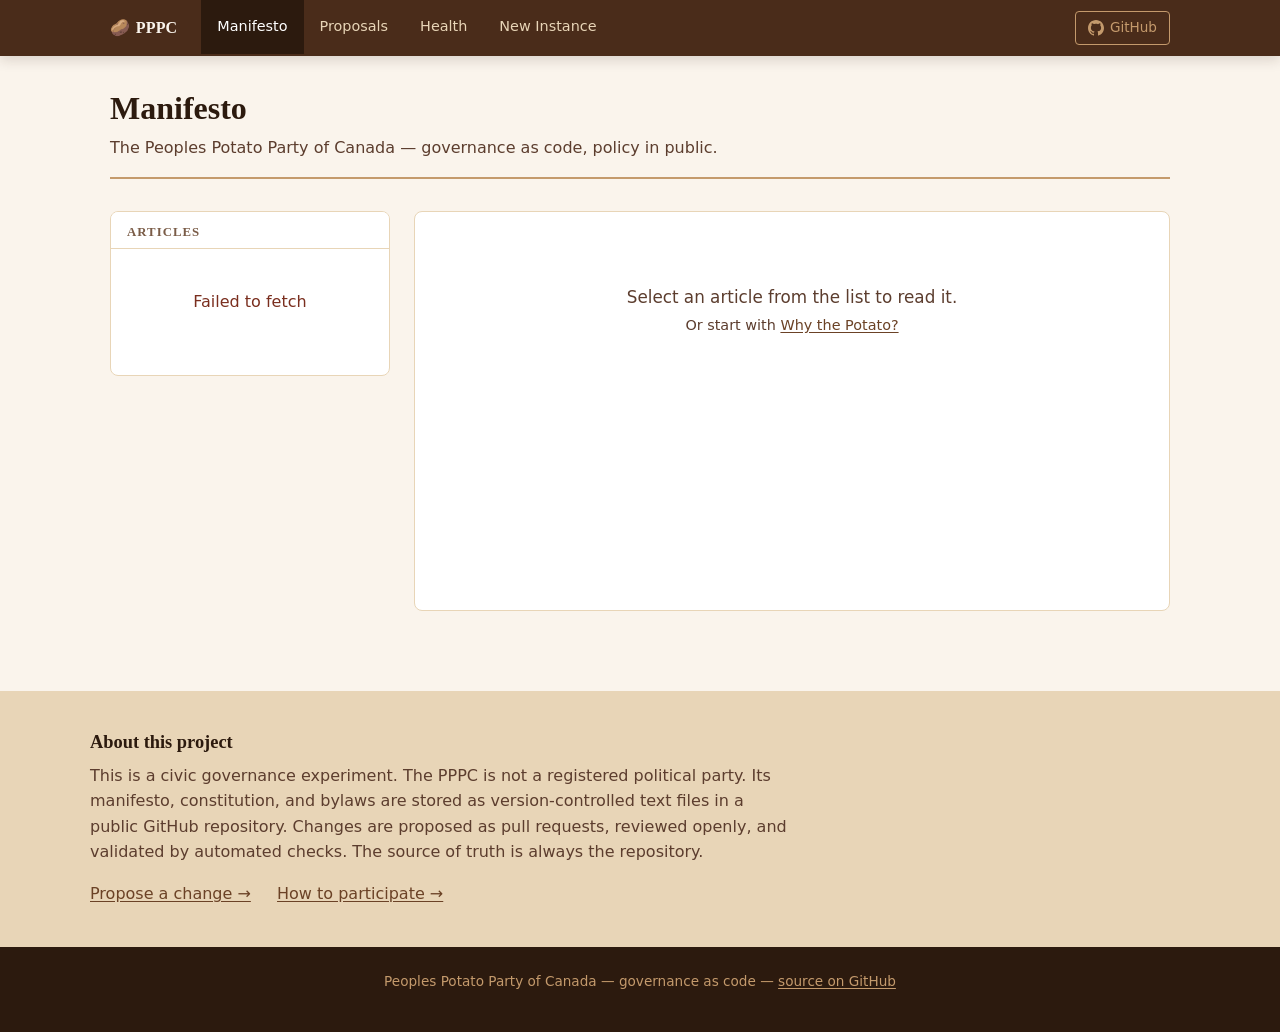
<file: site/index.html>
<!DOCTYPE html>
<html lang="en">
<head>
  <meta charset="UTF-8">
  <meta name="viewport" content="width=device-width, initial-scale=1.0">
  <meta name="description" content="Read the Peoples Potato Party of Canada manifesto — a governance-as-code experiment in open, transparent, evidence-based politics.">
  <title>Manifesto — Peoples Potato Party of Canada</title>
  <link rel="stylesheet" href="./css/main.css">
</head>
<body>

<nav class="site-nav" aria-label="Main navigation">
  <div class="nav-inner">
    <a href="./index.html" class="nav-brand">
      <span class="potato-icon" aria-hidden="true">🥔</span>PPPC
    </a>
    <ul class="nav-links" role="list">
      <li><a href="./index.html" class="active">Manifesto</a></li>
      <li><a href="./proposals.html">Proposals</a></li>
      <li><a href="./dashboard.html">Health</a></li>
      <li><a href="./new-instance.html">New Instance</a></li>
    </ul>
    <div class="nav-github">
      <a href="https://github.com/pancakesaregood/potato" target="_blank" rel="noopener">
        <svg width="16" height="16" viewBox="0 0 24 24" fill="currentColor" aria-hidden="true">
          <path d="M12 0C5.37 0 0 5.37 0 12c0 5.3 3.438 9.8 8.205 11.387.6.113.82-.258.82-.577v-2.165c-3.338.726-4.042-1.61-4.042-1.61-.546-1.387-1.333-1.756-1.333-1.756-1.09-.745.083-.729.083-.729 1.205.085 1.84 1.237 1.84 1.237 1.07 1.834 2.807 1.304 3.492.997.108-.775.418-1.305.762-1.605-2.665-.305-5.467-1.334-5.467-5.931 0-1.31.469-2.381 1.236-3.221-.124-.303-.535-1.524.117-3.176 0 0 1.008-.322 3.3 1.23A11.51 11.51 0 0 1 12 5.803c1.02.005 2.047.138 3.006.404 2.29-1.552 3.297-1.23 3.297-1.23.653 1.653.242 2.874.118 3.176.77.84 1.235 1.911 1.235 3.221 0 4.609-2.807 5.624-5.479 5.921.43.372.823 1.102.823 2.222v3.293c0 .322.218.694.825.576C20.565 21.796 24 17.3 24 12c0-6.63-5.37-12-12-12z"/>
        </svg>
        GitHub
      </a>
    </div>
  </div>
</nav>

<main>
  <div class="page-wrap">
    <div class="page-header">
      <h1>Manifesto</h1>
      <p>The Peoples Potato Party of Canada — governance as code, policy in public.</p>
    </div>

    <div class="two-col" id="manifesto-layout">
      <!-- Left panel: article list -->
      <aside class="article-list-panel" aria-label="Article list">
        <h2>Articles</h2>
        <nav aria-label="Manifesto articles">
          <ul class="article-list" id="article-list" role="list">
            <li><div class="state-loading"><div class="spinner"></div></div></li>
          </ul>
        </nav>
      </aside>

      <!-- Right panel: article content -->
      <article class="article-panel" id="article-panel" aria-live="polite" aria-busy="false">
        <div class="state-empty" id="article-welcome">
          <p style="font-size:1.05rem; color:var(--text-secondary);">
            Select an article from the list to read it.<br>
            <span style="font-size:0.9rem;">Or start with
            <a href="#" data-article="why_the_potato.md">Why the Potato?</a></span>
          </p>
        </div>
        <div id="article-content" hidden></div>
      </article>
    </div>
  </div>

  <!-- About section at the bottom -->
  <section style="background: var(--cream-dark); padding: 2.5rem 1.25rem; margin-top: 3rem;">
    <div style="max-width: var(--max-width); margin: 0 auto;">
      <h2 style="margin-top:0; font-size:1.15rem;">About this project</h2>
      <p style="color:var(--text-secondary); max-width:700px;">
        This is a civic governance experiment. The PPPC is not a registered
        political party. Its manifesto, constitution, and bylaws are stored
        as version-controlled text files in a public GitHub repository.
        Changes are proposed as pull requests, reviewed openly, and validated
        by automated checks. The source of truth is always the repository.
      </p>
      <p style="margin-bottom:0;">
        <a href="./proposals.html">Propose a change →</a>
        &emsp;
        <a href="https://github.com/pancakesaregood/potato/blob/main/docs/how_to_participate.md" target="_blank" rel="noopener">How to participate →</a>
      </p>
    </div>
  </section>
</main>

<footer class="site-footer">
  <p>
    Peoples Potato Party of Canada &mdash; governance as code &mdash;
    <a href="https://github.com/pancakesaregood/potato" target="_blank" rel="noopener">source on GitHub</a>
  </p>
</footer>

<script type="module" src="./js/manifesto.js"></script>
</body>
</html>
</file>
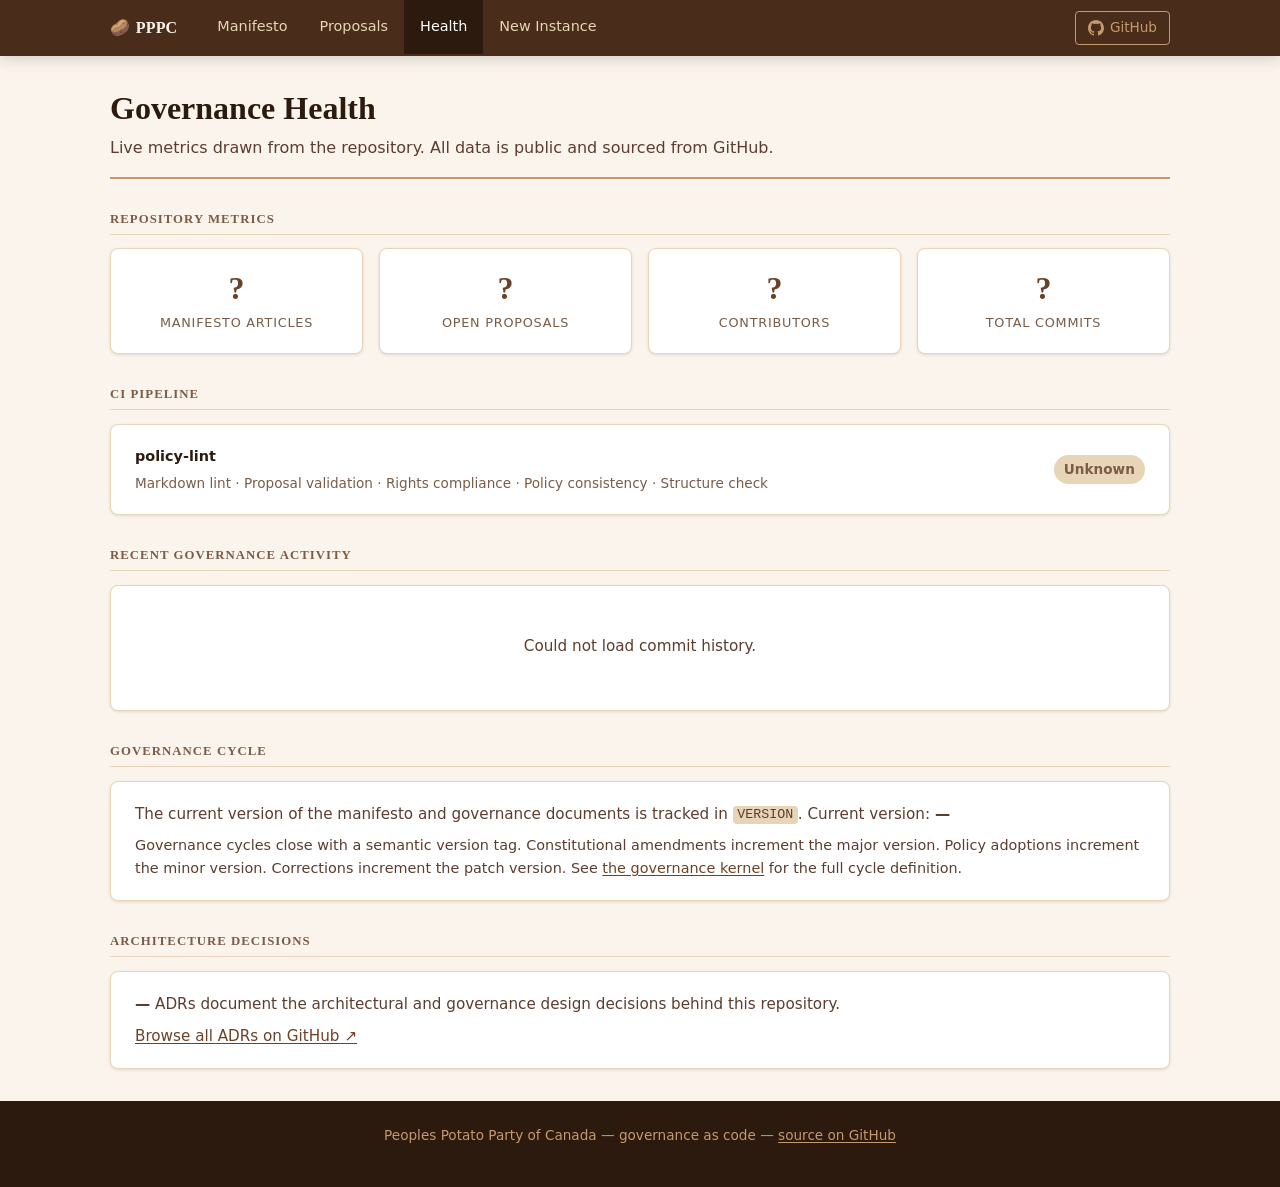
<file: site/dashboard.html>
<!DOCTYPE html>
<html lang="en">
<head>
  <meta charset="UTF-8">
  <meta name="viewport" content="width=device-width, initial-scale=1.0">
  <meta name="description" content="Governance health dashboard — live metrics from the PPPC repository.">
  <title>Governance Health — Peoples Potato Party of Canada</title>
  <link rel="stylesheet" href="./css/main.css">
</head>
<body>

<nav class="site-nav" aria-label="Main navigation">
  <div class="nav-inner">
    <a href="./index.html" class="nav-brand">
      <span class="potato-icon" aria-hidden="true">🥔</span>PPPC
    </a>
    <ul class="nav-links" role="list">
      <li><a href="./index.html">Manifesto</a></li>
      <li><a href="./proposals.html">Proposals</a></li>
      <li><a href="./dashboard.html" class="active">Health</a></li>
      <li><a href="./new-instance.html">New Instance</a></li>
    </ul>
    <div class="nav-github">
      <a href="https://github.com/pancakesaregood/potato" target="_blank" rel="noopener">
        <svg width="16" height="16" viewBox="0 0 24 24" fill="currentColor" aria-hidden="true">
          <path d="M12 0C5.37 0 0 5.37 0 12c0 5.3 3.438 9.8 8.205 11.387.6.113.82-.258.82-.577v-2.165c-3.338.726-4.042-1.61-4.042-1.61-.546-1.387-1.333-1.756-1.333-1.756-1.09-.745.083-.729.083-.729 1.205.085 1.84 1.237 1.84 1.237 1.07 1.834 2.807 1.304 3.492.997.108-.775.418-1.305.762-1.605-2.665-.305-5.467-1.334-5.467-5.931 0-1.31.469-2.381 1.236-3.221-.124-.303-.535-1.524.117-3.176 0 0 1.008-.322 3.3 1.23A11.51 11.51 0 0 1 12 5.803c1.02.005 2.047.138 3.006.404 2.29-1.552 3.297-1.23 3.297-1.23.653 1.653.242 2.874.118 3.176.77.84 1.235 1.911 1.235 3.221 0 4.609-2.807 5.624-5.479 5.921.43.372.823 1.102.823 2.222v3.293c0 .322.218.694.825.576C20.565 21.796 24 17.3 24 12c0-6.63-5.37-12-12-12z"/>
        </svg>
        GitHub
      </a>
    </div>
  </div>
</nav>

<main>
  <div class="page-wrap">
    <div class="page-header">
      <h1>Governance Health</h1>
      <p>Live metrics drawn from the repository. All data is public and sourced from GitHub.</p>
    </div>

    <!-- Key stats -->
    <section aria-labelledby="stats-heading">
      <h2 class="section-heading" id="stats-heading">Repository metrics</h2>
      <div class="stats-grid" id="stats-grid">
        <div class="stat-card">
          <span class="stat-value" id="stat-articles">—</span>
          <span class="stat-label">Manifesto articles</span>
        </div>
        <div class="stat-card">
          <span class="stat-value" id="stat-prs">—</span>
          <span class="stat-label">Open proposals</span>
        </div>
        <div class="stat-card">
          <span class="stat-value" id="stat-contributors">—</span>
          <span class="stat-label">Contributors</span>
        </div>
        <div class="stat-card">
          <span class="stat-value" id="stat-commits">—</span>
          <span class="stat-label">Total commits</span>
        </div>
      </div>
    </section>

    <!-- Pipeline status -->
    <section aria-labelledby="pipeline-heading" style="margin-top: 2rem;">
      <h2 class="section-heading" id="pipeline-heading">CI pipeline</h2>
      <div class="card" style="display:flex; align-items:center; gap:1rem; flex-wrap:wrap;">
        <div>
          <div style="font-size:0.9rem; font-weight:600; margin-bottom:0.3rem;">policy-lint</div>
          <div style="font-size:0.85rem; color:var(--text-muted);">
            Markdown lint · Proposal validation · Rights compliance · Policy consistency · Structure check
          </div>
        </div>
        <div id="pipeline-status" style="margin-left:auto;">
          <span class="pipeline-badge pipeline-unknown">Checking…</span>
        </div>
      </div>
    </section>

    <!-- Recent commits -->
    <section aria-labelledby="commits-heading" style="margin-top: 2rem;">
      <h2 class="section-heading" id="commits-heading">Recent governance activity</h2>
      <div class="card" style="padding:0.5rem 1.25rem;">
        <ul class="commit-list" id="commit-list" role="list">
          <li><div class="state-loading"><div class="spinner"></div></div></li>
        </ul>
      </div>
    </section>

    <!-- Governance cycle -->
    <section aria-labelledby="cycle-heading" style="margin-top: 2rem;">
      <h2 class="section-heading" id="cycle-heading">Governance cycle</h2>
      <div class="card">
        <p style="margin-bottom:0.5rem;">
          The current version of the manifesto and governance documents is
          tracked in <code>VERSION</code>.
          Current version: <strong id="repo-version">—</strong>
        </p>
        <p style="color:var(--text-secondary); font-size:0.9rem; margin-bottom:0;">
          Governance cycles close with a semantic version tag. Constitutional
          amendments increment the major version. Policy adoptions increment
          the minor version. Corrections increment the patch version.
          See <a href="https://github.com/pancakesaregood/potato/blob/main/core/governance_kernel.md"
                 target="_blank" rel="noopener">the governance kernel</a> for the full cycle definition.
        </p>
      </div>
    </section>

    <!-- ADR count -->
    <section aria-labelledby="adr-heading" style="margin-top: 2rem;">
      <h2 class="section-heading" id="adr-heading">Architecture decisions</h2>
      <div class="card">
        <p style="margin-bottom:0.5rem;">
          <strong id="adr-count">—</strong> ADRs document the architectural and governance design decisions behind this repository.
        </p>
        <p style="margin-bottom:0;">
          <a href="https://github.com/pancakesaregood/potato/tree/main/docs/adr"
             target="_blank" rel="noopener">Browse all ADRs on GitHub ↗</a>
        </p>
      </div>
    </section>
  </div>
</main>

<footer class="site-footer">
  <p>
    Peoples Potato Party of Canada &mdash; governance as code &mdash;
    <a href="https://github.com/pancakesaregood/potato" target="_blank" rel="noopener">source on GitHub</a>
  </p>
</footer>

<script type="module" src="./js/dashboard.js"></script>
</body>
</html>
</file>
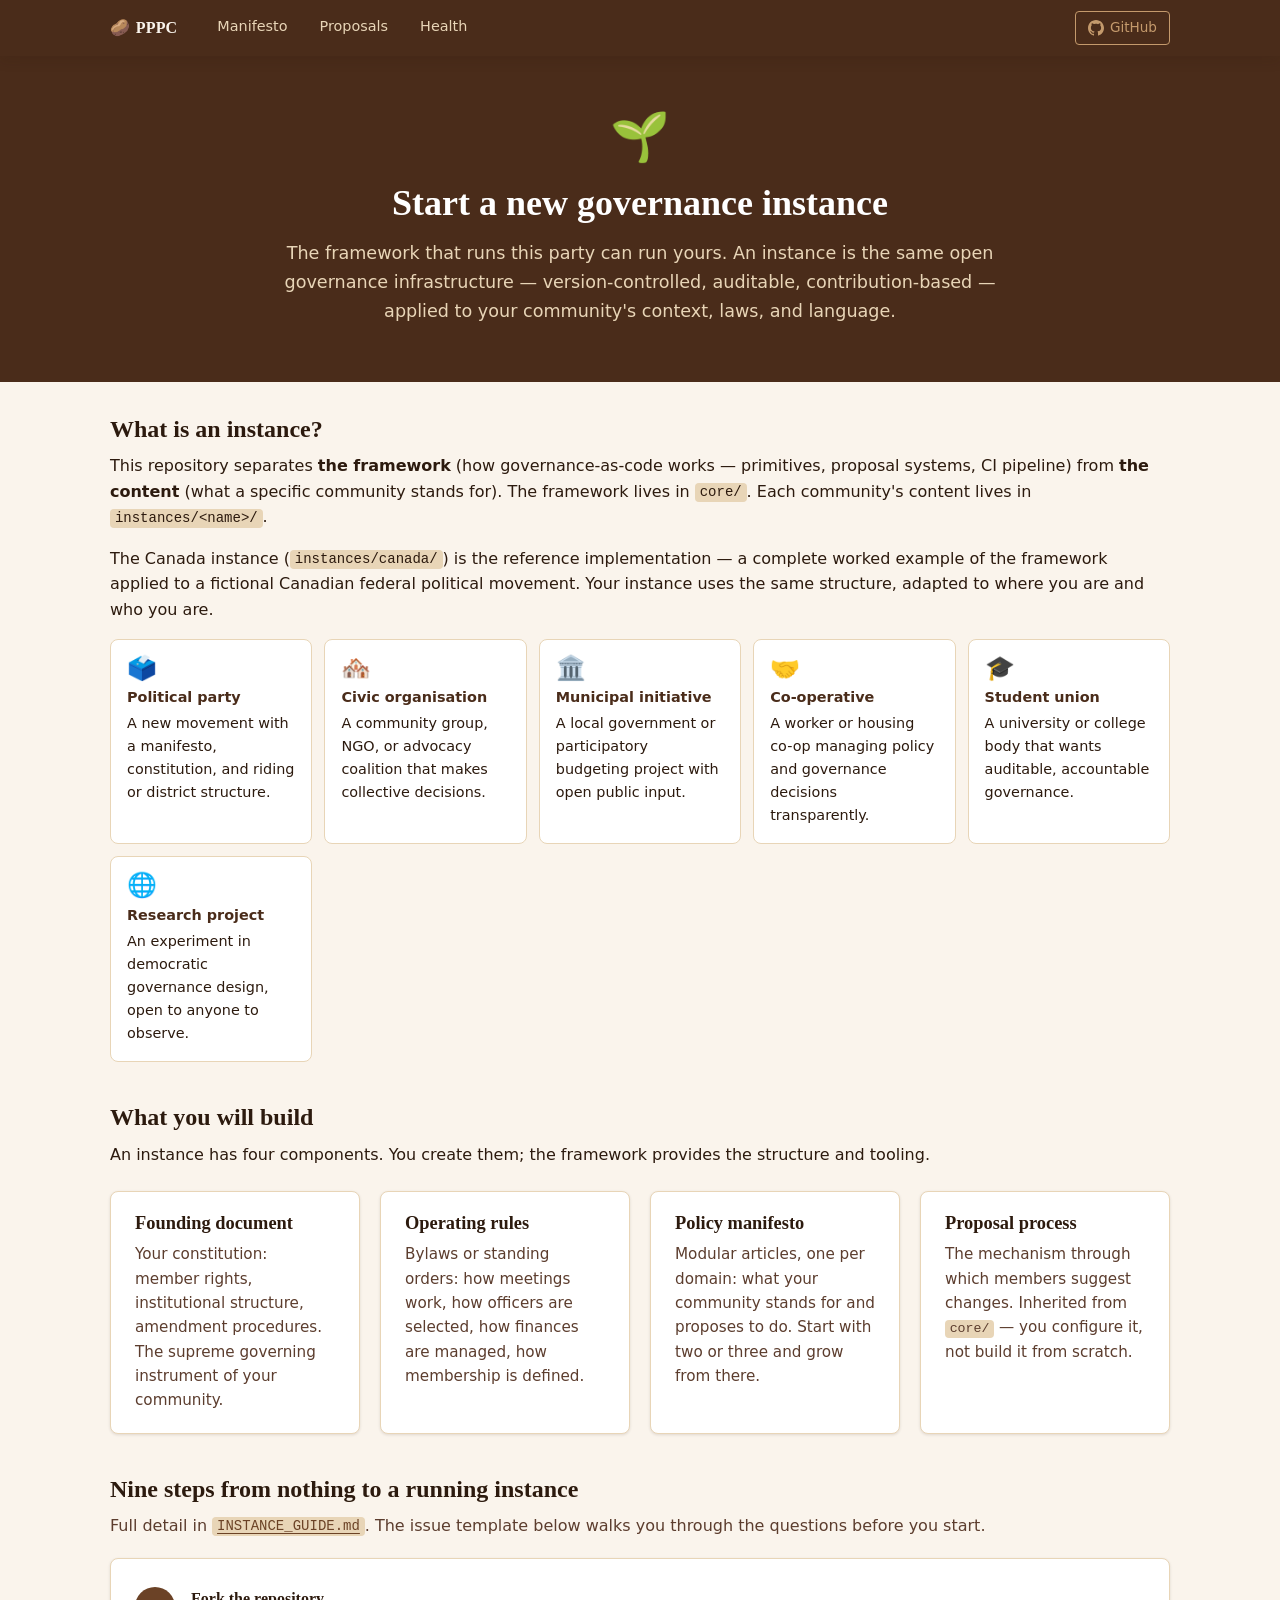
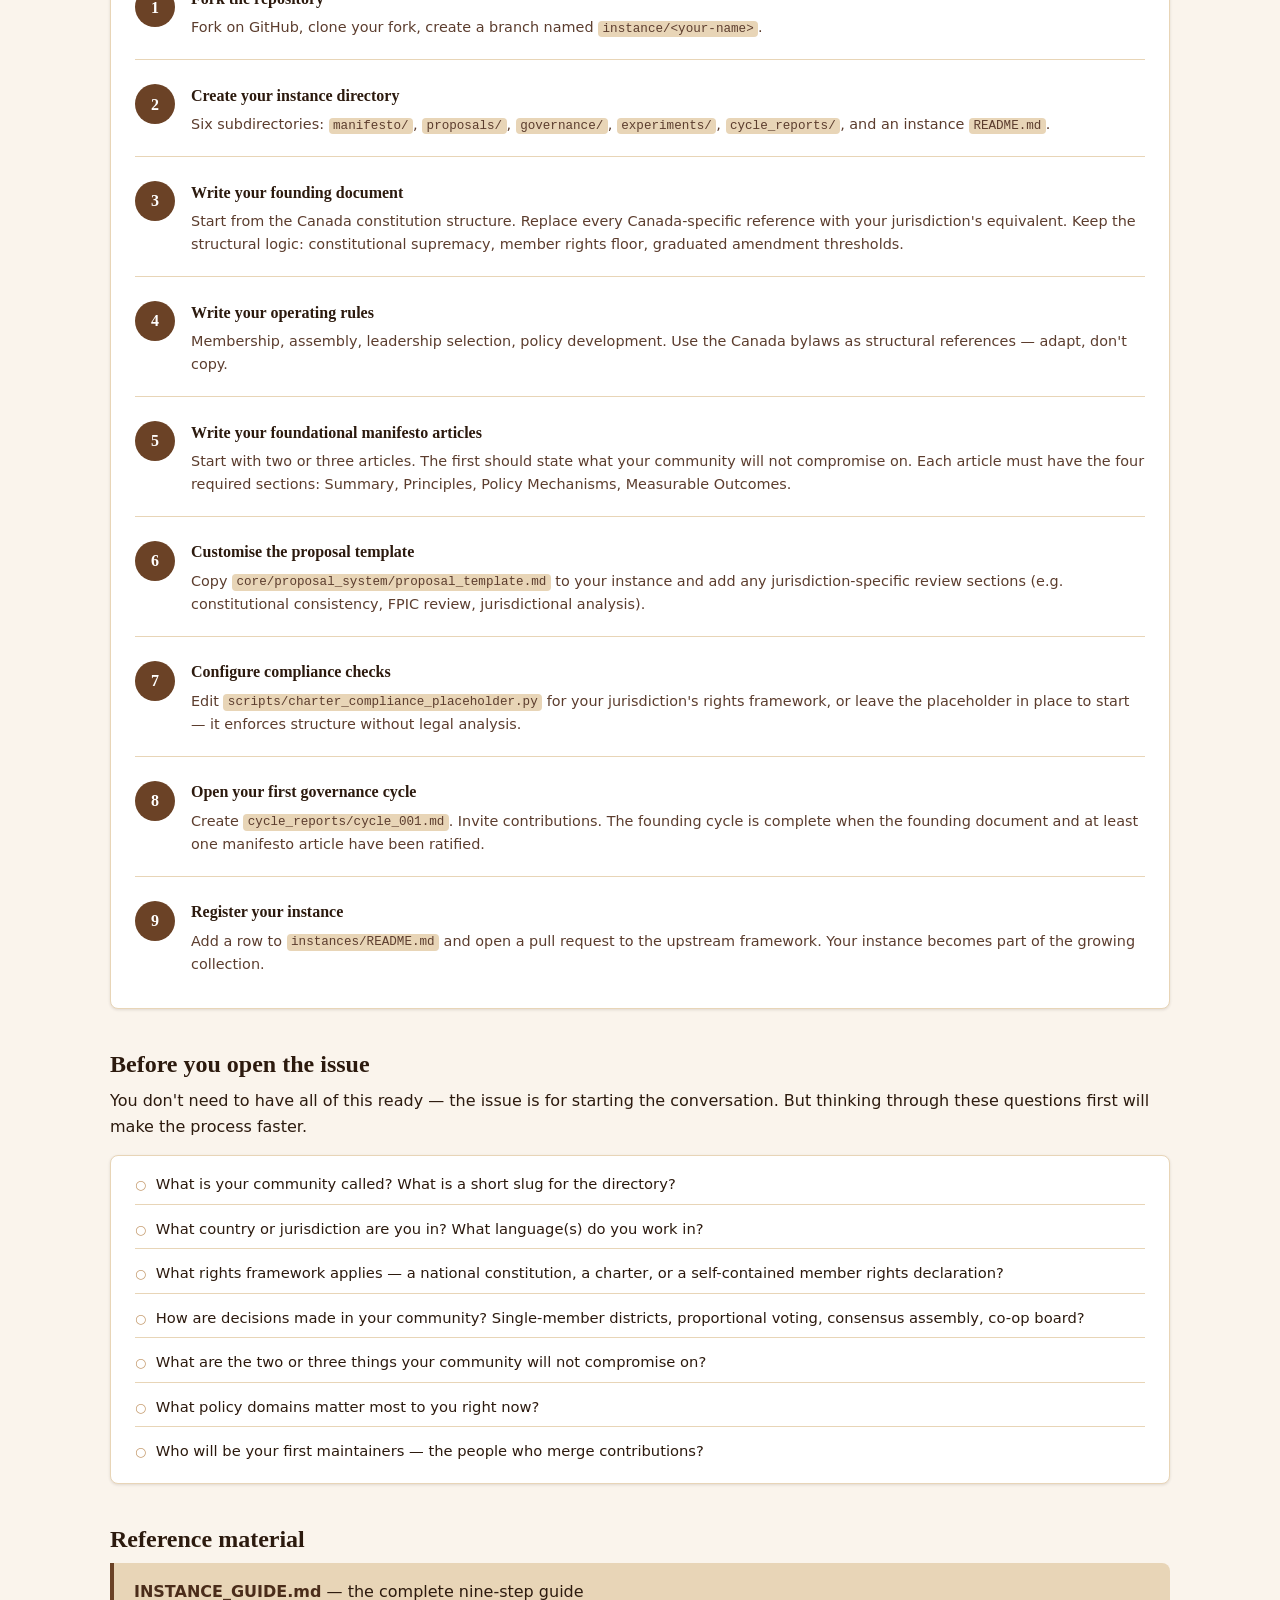
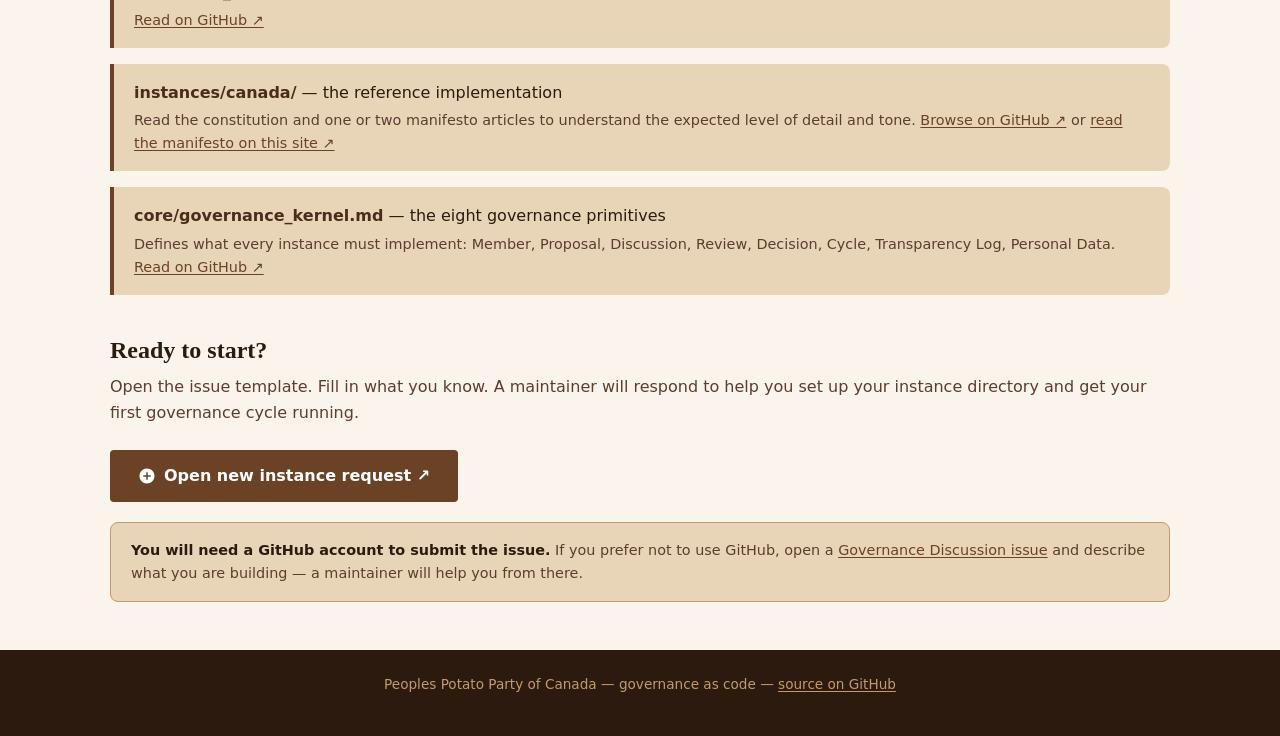
<file: site/new-instance.html>
<!DOCTYPE html>
<html lang="en">
<head>
  <meta charset="UTF-8">
  <meta name="viewport" content="width=device-width, initial-scale=1.0">
  <meta name="description" content="Start a new governance instance — apply the open governance framework to your community, movement, or organisation.">
  <title>Start a New Instance — Peoples Potato Party Governance Framework</title>
  <link rel="stylesheet" href="./css/main.css">
  <style>
    .step-list { list-style: none; padding: 0; margin: 0; counter-reset: steps; }
    .step-item {
      counter-increment: steps;
      display: grid;
      grid-template-columns: 2.5rem 1fr;
      gap: 1rem;
      padding: 1.25rem 0;
      border-bottom: 1px solid var(--cream-dark);
      align-items: start;
    }
    .step-item:last-child { border-bottom: none; }
    .step-num {
      width: 2.5rem; height: 2.5rem;
      background: var(--brown-mid);
      color: var(--white);
      border-radius: 50%;
      display: flex; align-items: center; justify-content: center;
      font-family: var(--font-serif);
      font-size: 1rem;
      font-weight: bold;
      flex-shrink: 0;
    }
    .step-body h3 { margin-top: 0.1rem; font-size: 1rem; }
    .step-body p  { margin: 0.3rem 0 0; font-size: 0.9rem; color: var(--text-secondary); }

    .instance-type-grid {
      display: grid;
      grid-template-columns: repeat(auto-fit, minmax(200px, 1fr));
      gap: 0.75rem;
      margin-top: 1rem;
    }
    .instance-type {
      background: var(--white);
      border: 1px solid var(--cream-dark);
      border-radius: var(--radius-md);
      padding: 1rem;
      font-size: 0.9rem;
    }
    .instance-type-icon { font-size: 1.5rem; line-height: 1; margin-bottom: 0.4rem; display: block; }
    .instance-type strong { display: block; margin-bottom: 0.2rem; color: var(--brown-dark); }

    .checklist { list-style: none; padding: 0; margin: 0; }
    .checklist li {
      padding: 0.5rem 0;
      border-bottom: 1px solid var(--cream-dark);
      font-size: 0.92rem;
      display: flex; gap: 0.6rem; align-items: baseline;
    }
    .checklist li:last-child { border-bottom: none; }
    .checklist li::before {
      content: "○";
      color: var(--brown-pale);
      flex-shrink: 0;
      font-size: 0.8rem;
    }

    .reference-card {
      background: var(--cream-dark);
      border-left: 4px solid var(--brown-mid);
      border-radius: 0 var(--radius-md) var(--radius-md) 0;
      padding: 1rem 1.25rem;
      margin-bottom: 1rem;
    }
    .reference-card strong { color: var(--brown-dark); }
    .reference-card p { margin: 0.25rem 0 0; font-size: 0.9rem; color: var(--text-secondary); }

    .cta-primary {
      display: inline-flex;
      align-items: center;
      gap: 0.5em;
      background: var(--brown-mid);
      color: var(--white);
      padding: 0.85rem 1.75rem;
      border-radius: var(--radius);
      font-size: 1rem;
      font-weight: 700;
      text-decoration: none;
      transition: background 0.15s;
    }
    .cta-primary:hover { background: var(--brown-dark); color: var(--white); }

    .note-box {
      background: var(--cream-dark);
      border: 1px solid var(--brown-pale);
      border-radius: var(--radius-md);
      padding: 1rem 1.25rem;
      font-size: 0.9rem;
      color: var(--text-secondary);
    }
    .note-box strong { color: var(--text-primary); }
  </style>
</head>
<body>

<nav class="site-nav" aria-label="Main navigation">
  <div class="nav-inner">
    <a href="./index.html" class="nav-brand">
      <span class="potato-icon" aria-hidden="true">🥔</span>PPPC
    </a>
    <ul class="nav-links" role="list">
      <li><a href="./index.html">Manifesto</a></li>
      <li><a href="./proposals.html">Proposals</a></li>
      <li><a href="./dashboard.html">Health</a></li>
    </ul>
    <div class="nav-github">
      <a href="https://github.com/pancakesaregood/potato" target="_blank" rel="noopener">
        <svg width="16" height="16" viewBox="0 0 24 24" fill="currentColor" aria-hidden="true">
          <path d="M12 0C5.37 0 0 5.37 0 12c0 5.3 3.438 9.8 8.205 11.387.6.113.82-.258.82-.577v-2.165c-3.338.726-4.042-1.61-4.042-1.61-.546-1.387-1.333-1.756-1.333-1.756-1.09-.745.083-.729.083-.729 1.205.085 1.84 1.237 1.84 1.237 1.07 1.834 2.807 1.304 3.492.997.108-.775.418-1.305.762-1.605-2.665-.305-5.467-1.334-5.467-5.931 0-1.31.469-2.381 1.236-3.221-.124-.303-.535-1.524.117-3.176 0 0 1.008-.322 3.3 1.23A11.51 11.51 0 0 1 12 5.803c1.02.005 2.047.138 3.006.404 2.29-1.552 3.297-1.23 3.297-1.23.653 1.653.242 2.874.118 3.176.77.84 1.235 1.911 1.235 3.221 0 4.609-2.807 5.624-5.479 5.921.43.372.823 1.102.823 2.222v3.293c0 .322.218.694.825.576C20.565 21.796 24 17.3 24 12c0-6.63-5.37-12-12-12z"/>
        </svg>
        GitHub
      </a>
    </div>
  </div>
</nav>

<main>

  <!-- Hero -->
  <div class="hero">
    <div class="hero-inner">
      <div class="hero-badge" aria-hidden="true">🌱</div>
      <h1>Start a new governance instance</h1>
      <p class="tagline">
        The framework that runs this party can run yours. An instance is the
        same open governance infrastructure — version-controlled, auditable,
        contribution-based — applied to your community's context, laws, and language.
      </p>
    </div>
  </div>

  <div class="page-wrap">

    <!-- What is an instance -->
    <section aria-labelledby="what-heading" style="margin-bottom:2.5rem;">
      <h2 id="what-heading" style="margin-top:0;">What is an instance?</h2>
      <p>
        This repository separates <strong>the framework</strong> (how governance-as-code
        works — primitives, proposal systems, CI pipeline) from <strong>the content</strong>
        (what a specific community stands for). The framework lives in <code>core/</code>.
        Each community's content lives in <code>instances/&lt;name&gt;/</code>.
      </p>
      <p>
        The Canada instance (<code>instances/canada/</code>) is the reference
        implementation — a complete worked example of the framework applied to a
        fictional Canadian federal political movement. Your instance uses the same
        structure, adapted to where you are and who you are.
      </p>

      <div class="instance-type-grid" aria-label="Examples of community types">
        <div class="instance-type">
          <span class="instance-type-icon" aria-hidden="true">🗳️</span>
          <strong>Political party</strong>
          A new movement with a manifesto, constitution, and riding or district structure.
        </div>
        <div class="instance-type">
          <span class="instance-type-icon" aria-hidden="true">🏘️</span>
          <strong>Civic organisation</strong>
          A community group, NGO, or advocacy coalition that makes collective decisions.
        </div>
        <div class="instance-type">
          <span class="instance-type-icon" aria-hidden="true">🏛️</span>
          <strong>Municipal initiative</strong>
          A local government or participatory budgeting project with open public input.
        </div>
        <div class="instance-type">
          <span class="instance-type-icon" aria-hidden="true">🤝</span>
          <strong>Co-operative</strong>
          A worker or housing co-op managing policy and governance decisions transparently.
        </div>
        <div class="instance-type">
          <span class="instance-type-icon" aria-hidden="true">🎓</span>
          <strong>Student union</strong>
          A university or college body that wants auditable, accountable governance.
        </div>
        <div class="instance-type">
          <span class="instance-type-icon" aria-hidden="true">🌐</span>
          <strong>Research project</strong>
          An experiment in democratic governance design, open to anyone to observe.
        </div>
      </div>
    </section>

    <!-- What you are building -->
    <section aria-labelledby="building-heading" style="margin-bottom:2.5rem;">
      <h2 id="building-heading">What you will build</h2>
      <p>
        An instance has four components. You create them; the framework provides
        the structure and tooling.
      </p>

      <div class="card-grid" style="grid-template-columns: repeat(auto-fit, minmax(230px, 1fr));">
        <div class="card">
          <h2>Founding document</h2>
          <p>Your constitution: member rights, institutional structure, amendment
          procedures. The supreme governing instrument of your community.</p>
        </div>
        <div class="card">
          <h2>Operating rules</h2>
          <p>Bylaws or standing orders: how meetings work, how officers are
          selected, how finances are managed, how membership is defined.</p>
        </div>
        <div class="card">
          <h2>Policy manifesto</h2>
          <p>Modular articles, one per domain: what your community stands for
          and proposes to do. Start with two or three and grow from there.</p>
        </div>
        <div class="card">
          <h2>Proposal process</h2>
          <p>The mechanism through which members suggest changes. Inherited from
          <code>core/</code> — you configure it, not build it from scratch.</p>
        </div>
      </div>
    </section>

    <!-- Steps -->
    <section aria-labelledby="steps-heading" style="margin-bottom:2.5rem;">
      <h2 id="steps-heading">Nine steps from nothing to a running instance</h2>
      <p style="color:var(--text-secondary); margin-bottom:1.25rem;">
        Full detail in <a href="https://github.com/pancakesaregood/potato/blob/main/INSTANCE_GUIDE.md"
        target="_blank" rel="noopener"><code>INSTANCE_GUIDE.md</code></a>.
        The issue template below walks you through the questions before you start.
      </p>

      <div class="card" style="padding:0.5rem 1.5rem;">
        <ol class="step-list" role="list">
          <li class="step-item">
            <div class="step-num" aria-hidden="true">1</div>
            <div class="step-body">
              <h3>Fork the repository</h3>
              <p>Fork on GitHub, clone your fork, create a branch named
              <code>instance/&lt;your-name&gt;</code>.</p>
            </div>
          </li>
          <li class="step-item">
            <div class="step-num" aria-hidden="true">2</div>
            <div class="step-body">
              <h3>Create your instance directory</h3>
              <p>Six subdirectories: <code>manifesto/</code>, <code>proposals/</code>,
              <code>governance/</code>, <code>experiments/</code>, <code>cycle_reports/</code>,
              and an instance <code>README.md</code>.</p>
            </div>
          </li>
          <li class="step-item">
            <div class="step-num" aria-hidden="true">3</div>
            <div class="step-body">
              <h3>Write your founding document</h3>
              <p>Start from the Canada constitution structure. Replace every
              Canada-specific reference with your jurisdiction's equivalent.
              Keep the structural logic: constitutional supremacy, member rights
              floor, graduated amendment thresholds.</p>
            </div>
          </li>
          <li class="step-item">
            <div class="step-num" aria-hidden="true">4</div>
            <div class="step-body">
              <h3>Write your operating rules</h3>
              <p>Membership, assembly, leadership selection, policy development.
              Use the Canada bylaws as structural references — adapt, don't copy.</p>
            </div>
          </li>
          <li class="step-item">
            <div class="step-num" aria-hidden="true">5</div>
            <div class="step-body">
              <h3>Write your foundational manifesto articles</h3>
              <p>Start with two or three articles. The first should state what
              your community will not compromise on. Each article must have the
              four required sections: Summary, Principles, Policy Mechanisms,
              Measurable Outcomes.</p>
            </div>
          </li>
          <li class="step-item">
            <div class="step-num" aria-hidden="true">6</div>
            <div class="step-body">
              <h3>Customise the proposal template</h3>
              <p>Copy <code>core/proposal_system/proposal_template.md</code> to
              your instance and add any jurisdiction-specific review sections
              (e.g. constitutional consistency, FPIC review, jurisdictional
              analysis).</p>
            </div>
          </li>
          <li class="step-item">
            <div class="step-num" aria-hidden="true">7</div>
            <div class="step-body">
              <h3>Configure compliance checks</h3>
              <p>Edit <code>scripts/charter_compliance_placeholder.py</code> for
              your jurisdiction's rights framework, or leave the placeholder in
              place to start — it enforces structure without legal analysis.</p>
            </div>
          </li>
          <li class="step-item">
            <div class="step-num" aria-hidden="true">8</div>
            <div class="step-body">
              <h3>Open your first governance cycle</h3>
              <p>Create <code>cycle_reports/cycle_001.md</code>. Invite
              contributions. The founding cycle is complete when the founding
              document and at least one manifesto article have been ratified.</p>
            </div>
          </li>
          <li class="step-item">
            <div class="step-num" aria-hidden="true">9</div>
            <div class="step-body">
              <h3>Register your instance</h3>
              <p>Add a row to <code>instances/README.md</code> and open a pull
              request to the upstream framework. Your instance becomes part of
              the growing collection.</p>
            </div>
          </li>
        </ol>
      </div>
    </section>

    <!-- Before you start checklist -->
    <section aria-labelledby="checklist-heading" style="margin-bottom:2.5rem;">
      <h2 id="checklist-heading">Before you open the issue</h2>
      <p>
        You don't need to have all of this ready — the issue is for starting the
        conversation. But thinking through these questions first will make the
        process faster.
      </p>
      <div class="card" style="padding:0.5rem 1.5rem;">
        <ul class="checklist" role="list">
          <li>What is your community called? What is a short slug for the directory?</li>
          <li>What country or jurisdiction are you in? What language(s) do you work in?</li>
          <li>What rights framework applies — a national constitution, a charter, or a
              self-contained member rights declaration?</li>
          <li>How are decisions made in your community? Single-member districts, proportional
              voting, consensus assembly, co-op board?</li>
          <li>What are the two or three things your community will not compromise on?</li>
          <li>What policy domains matter most to you right now?</li>
          <li>Who will be your first maintainers — the people who merge contributions?</li>
        </ul>
      </div>
    </section>

    <!-- Reference material -->
    <section aria-labelledby="ref-heading" style="margin-bottom:2.5rem;">
      <h2 id="ref-heading">Reference material</h2>

      <div class="reference-card">
        <strong>INSTANCE_GUIDE.md</strong> — the complete nine-step guide
        <p><a href="https://github.com/pancakesaregood/potato/blob/main/INSTANCE_GUIDE.md"
               target="_blank" rel="noopener">Read on GitHub ↗</a></p>
      </div>
      <div class="reference-card">
        <strong>instances/canada/</strong> — the reference implementation
        <p>Read the constitution and one or two manifesto articles to understand
        the expected level of detail and tone.
        <a href="https://github.com/pancakesaregood/potato/tree/main/instances/canada"
           target="_blank" rel="noopener">Browse on GitHub ↗</a> or
        <a href="./index.html">read the manifesto on this site ↗</a></p>
      </div>
      <div class="reference-card">
        <strong>core/governance_kernel.md</strong> — the eight governance primitives
        <p>Defines what every instance must implement: Member, Proposal, Discussion,
        Review, Decision, Cycle, Transparency Log, Personal Data.
        <a href="https://github.com/pancakesaregood/potato/blob/main/core/governance_kernel.md"
           target="_blank" rel="noopener">Read on GitHub ↗</a></p>
      </div>
    </section>

    <!-- CTA -->
    <section aria-labelledby="cta-heading">
      <h2 id="cta-heading">Ready to start?</h2>
      <p style="color:var(--text-secondary); margin-bottom:1.5rem;">
        Open the issue template. Fill in what you know. A maintainer will respond
        to help you set up your instance directory and get your first governance
        cycle running.
      </p>

      <p>
        <a href="https://github.com/pancakesaregood/potato/issues/new?template=new_instance.yml"
           target="_blank" rel="noopener" class="cta-primary">
          <svg width="18" height="18" viewBox="0 0 24 24" fill="currentColor" aria-hidden="true">
            <path d="M12 2C6.48 2 2 6.48 2 12s4.48 10 10 10 10-4.48 10-10S17.52 2 12 2zm5 11h-4v4h-2v-4H7v-2h4V7h2v4h4v2z"/>
          </svg>
          Open new instance request ↗
        </a>
      </p>

      <p style="margin-top:1.25rem;">
        <div class="note-box">
          <strong>You will need a GitHub account to submit the issue.</strong>
          If you prefer not to use GitHub, open a
          <a href="https://github.com/pancakesaregood/potato/issues/new?template=governance_discussion.yml"
             target="_blank" rel="noopener">Governance Discussion issue</a>
          and describe what you are building — a maintainer will help you from there.
        </div>
      </p>
    </section>

  </div>
</main>

<footer class="site-footer">
  <p>
    Peoples Potato Party of Canada &mdash; governance as code &mdash;
    <a href="https://github.com/pancakesaregood/potato" target="_blank" rel="noopener">source on GitHub</a>
  </p>
</footer>

</body>
</html>
</file>
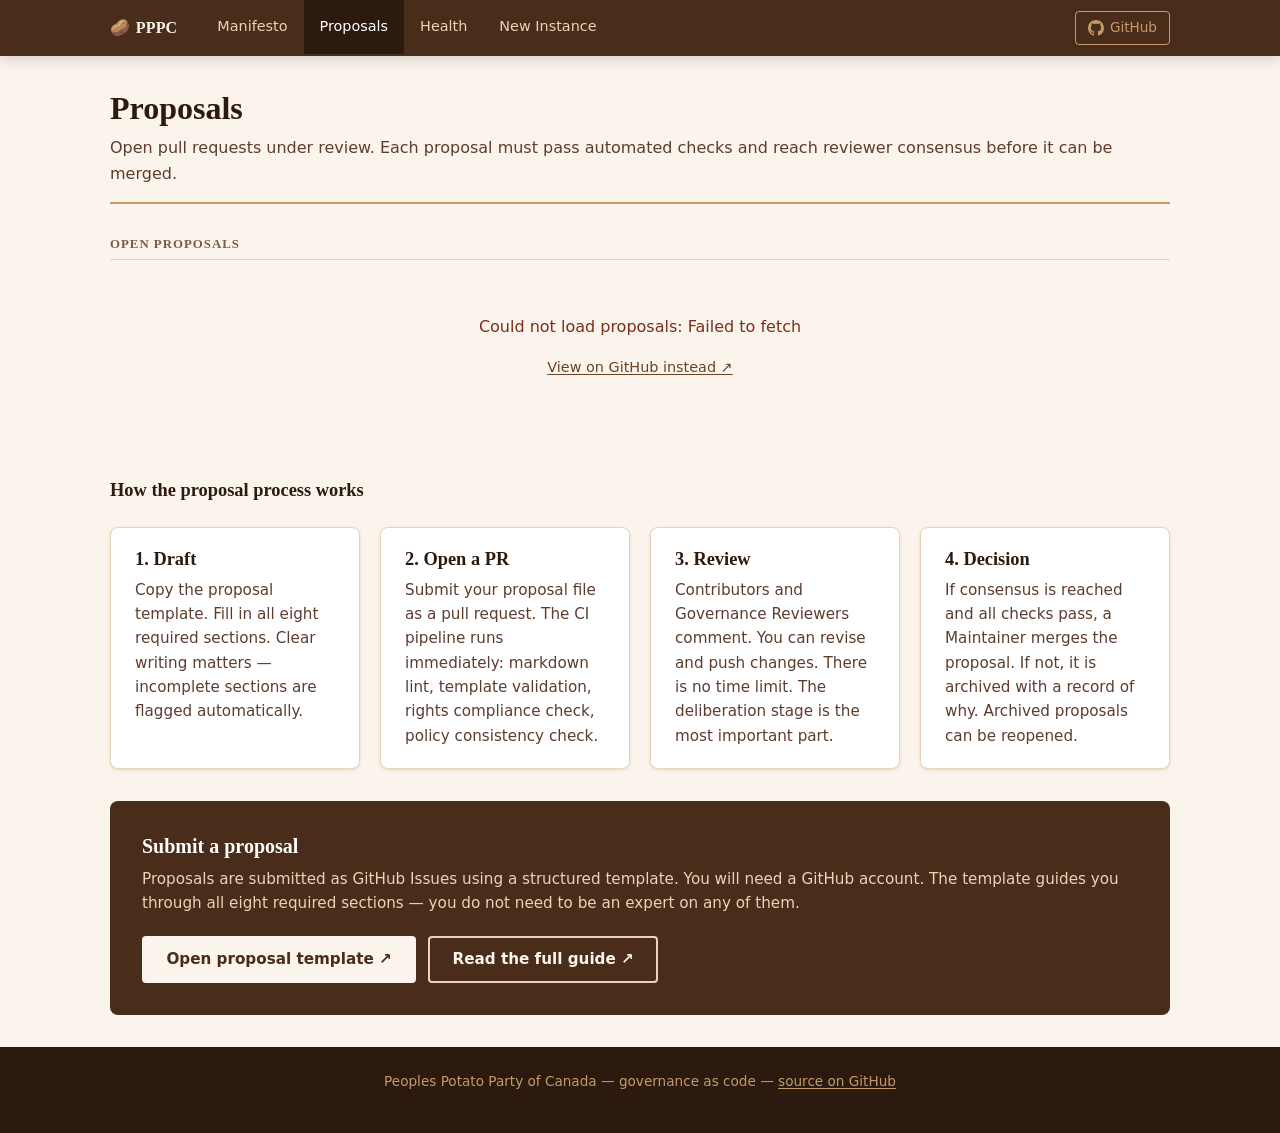
<file: site/proposals.html>
<!DOCTYPE html>
<html lang="en">
<head>
  <meta charset="UTF-8">
  <meta name="viewport" content="width=device-width, initial-scale=1.0">
  <meta name="description" content="Browse open policy proposals and submit your own through the PPPC governance process.">
  <title>Proposals — Peoples Potato Party of Canada</title>
  <link rel="stylesheet" href="./css/main.css">
</head>
<body>

<nav class="site-nav" aria-label="Main navigation">
  <div class="nav-inner">
    <a href="./index.html" class="nav-brand">
      <span class="potato-icon" aria-hidden="true">🥔</span>PPPC
    </a>
    <ul class="nav-links" role="list">
      <li><a href="./index.html">Manifesto</a></li>
      <li><a href="./proposals.html" class="active">Proposals</a></li>
      <li><a href="./dashboard.html">Health</a></li>
      <li><a href="./new-instance.html">New Instance</a></li>
    </ul>
    <div class="nav-github">
      <a href="https://github.com/pancakesaregood/potato" target="_blank" rel="noopener">
        <svg width="16" height="16" viewBox="0 0 24 24" fill="currentColor" aria-hidden="true">
          <path d="M12 0C5.37 0 0 5.37 0 12c0 5.3 3.438 9.8 8.205 11.387.6.113.82-.258.82-.577v-2.165c-3.338.726-4.042-1.61-4.042-1.61-.546-1.387-1.333-1.756-1.333-1.756-1.09-.745.083-.729.083-.729 1.205.085 1.84 1.237 1.84 1.237 1.07 1.834 2.807 1.304 3.492.997.108-.775.418-1.305.762-1.605-2.665-.305-5.467-1.334-5.467-5.931 0-1.31.469-2.381 1.236-3.221-.124-.303-.535-1.524.117-3.176 0 0 1.008-.322 3.3 1.23A11.51 11.51 0 0 1 12 5.803c1.02.005 2.047.138 3.006.404 2.29-1.552 3.297-1.23 3.297-1.23.653 1.653.242 2.874.118 3.176.77.84 1.235 1.911 1.235 3.221 0 4.609-2.807 5.624-5.479 5.921.43.372.823 1.102.823 2.222v3.293c0 .322.218.694.825.576C20.565 21.796 24 17.3 24 12c0-6.63-5.37-12-12-12z"/>
        </svg>
        GitHub
      </a>
    </div>
  </div>
</nav>

<main>
  <div class="page-wrap">
    <div class="page-header">
      <h1>Proposals</h1>
      <p>Open pull requests under review. Each proposal must pass automated
        checks and reach reviewer consensus before it can be merged.</p>
    </div>

    <!-- Open proposals list -->
    <section aria-labelledby="open-proposals-heading">
      <h2 class="section-heading" id="open-proposals-heading">Open proposals</h2>
      <ul class="pr-list" id="pr-list" role="list">
        <li><div class="state-loading"><div class="spinner"></div><p>Loading open proposals…</p></div></li>
      </ul>
    </section>

    <!-- How the process works -->
    <section aria-labelledby="process-heading" style="margin-top: 2.5rem;">
      <h2 id="process-heading" style="font-size:1.15rem; margin-bottom:1rem;">How the proposal process works</h2>
      <div class="card-grid" style="grid-template-columns: repeat(auto-fit, minmax(220px, 1fr));">
        <div class="card">
          <h2>1. Draft</h2>
          <p>Copy the proposal template. Fill in all eight required sections. Clear writing matters — incomplete sections are flagged automatically.</p>
        </div>
        <div class="card">
          <h2>2. Open a PR</h2>
          <p>Submit your proposal file as a pull request. The CI pipeline runs immediately: markdown lint, template validation, rights compliance check, policy consistency check.</p>
        </div>
        <div class="card">
          <h2>3. Review</h2>
          <p>Contributors and Governance Reviewers comment. You can revise and push changes. There is no time limit. The deliberation stage is the most important part.</p>
        </div>
        <div class="card">
          <h2>4. Decision</h2>
          <p>If consensus is reached and all checks pass, a Maintainer merges the proposal. If not, it is archived with a record of why. Archived proposals can be reopened.</p>
        </div>
      </div>
    </section>

    <!-- Submit CTA -->
    <div class="submit-cta" id="submit-cta">
      <h2>Submit a proposal</h2>
      <p>
        Proposals are submitted as GitHub Issues using a structured template.
        You will need a GitHub account. The template guides you through all
        eight required sections — you do not need to be an expert on any of them.
      </p>
      <div style="display:flex; gap:0.75rem; flex-wrap:wrap; align-items:center;">
        <a id="submit-btn" href="https://github.com/pancakesaregood/potato/issues/new?template=policy_proposal.yml"
           target="_blank" rel="noopener" class="btn btn-primary">
          Open proposal template ↗
        </a>
        <a href="https://github.com/pancakesaregood/potato/blob/main/docs/how_to_participate.md"
           target="_blank" rel="noopener" class="btn btn-outline">
          Read the full guide ↗
        </a>
      </div>
    </div>
  </div>
</main>

<footer class="site-footer">
  <p>
    Peoples Potato Party of Canada &mdash; governance as code &mdash;
    <a href="https://github.com/pancakesaregood/potato" target="_blank" rel="noopener">source on GitHub</a>
  </p>
</footer>

<script type="module" src="./js/proposals.js"></script>
</body>
</html>
</file>
<file: site/css/main.css>
/* ============================================================
   Peoples Potato Party of Canada — Civic Participation Platform
   Colour palette: soil brown, cream, earth green.
   Consistent with Article 13 (Symbolism of Brown).
   WCAG 2.1 AA target: all text/background combinations ≥ 4.5:1.
   ============================================================ */

/* --- Custom properties --------------------------------------------------- */
:root {
  --brown-darkest:  #2C1A0E;   /* deepest text, headings */
  --brown-dark:     #4A2C1A;   /* nav background, strong accents */
  --brown-mid:      #6B4226;   /* primary brand, links */
  --brown-light:    #8B6248;   /* secondary links, captions */
  --brown-pale:     #C49A6C;   /* borders, dividers */
  --cream-dark:     #E8D5B7;   /* card backgrounds */
  --cream-light:    #FAF4EC;   /* page background */
  --white:          #FFFFFF;
  --text-primary:   #2C1A0E;
  --text-secondary: #5C3D2E;
  --text-muted:     #7A5C47;
  --green-earth:    #3D6B4A;   /* adopted/pass states */
  --green-pale:     #D4EAD8;
  --red-earth:      #7A2E1E;   /* warning/error */
  --red-pale:       #F5D9D4;
  --shadow-sm:      0 1px 3px rgba(44,26,14,0.12);
  --shadow-md:      0 4px 12px rgba(44,26,14,0.15);
  --radius:         4px;
  --radius-md:      8px;
  --font-serif:     Georgia, 'Times New Roman', serif;
  --font-sans:      system-ui, -apple-system, 'Segoe UI', sans-serif;
  --max-width:      1100px;
  --nav-height:     56px;
}

/* --- Reset ---------------------------------------------------------------- */
*, *::before, *::after { box-sizing: border-box; margin: 0; padding: 0; }

html { font-size: 16px; scroll-behavior: smooth; }

body {
  font-family: var(--font-sans);
  background: var(--cream-light);
  color: var(--text-primary);
  line-height: 1.6;
  min-height: 100vh;
  display: flex;
  flex-direction: column;
}

img { max-width: 100%; height: auto; }

/* --- Focus visible -------------------------------------------------------- */
:focus-visible {
  outline: 3px solid var(--brown-mid);
  outline-offset: 2px;
  border-radius: var(--radius);
}

/* --- Typography ----------------------------------------------------------- */
h1, h2, h3, h4 {
  font-family: var(--font-serif);
  color: var(--brown-darkest);
  line-height: 1.3;
}

h1 { font-size: 2rem; }
h2 { font-size: 1.5rem; margin-top: 1.75rem; margin-bottom: 0.5rem; }
h3 { font-size: 1.2rem; margin-top: 1.5rem; margin-bottom: 0.4rem; }
h4 { font-size: 1rem; margin-top: 1.25rem; margin-bottom: 0.3rem; }

p { margin-bottom: 1rem; }

a {
  color: var(--brown-mid);
  text-decoration: underline;
  text-underline-offset: 2px;
}
a:hover { color: var(--brown-dark); }

ul, ol { padding-left: 1.5rem; margin-bottom: 1rem; }
li { margin-bottom: 0.25rem; }

code {
  font-family: 'SFMono-Regular', Consolas, 'Liberation Mono', monospace;
  font-size: 0.875em;
  background: var(--cream-dark);
  padding: 0.1em 0.35em;
  border-radius: var(--radius);
}

pre {
  background: var(--cream-dark);
  border: 1px solid var(--brown-pale);
  border-radius: var(--radius-md);
  padding: 1rem;
  overflow-x: auto;
  margin-bottom: 1rem;
}
pre code { background: none; padding: 0; }

blockquote {
  border-left: 4px solid var(--brown-pale);
  padding-left: 1rem;
  color: var(--text-secondary);
  margin: 1rem 0;
  font-style: italic;
}

table {
  width: 100%;
  border-collapse: collapse;
  margin-bottom: 1.25rem;
  font-size: 0.95rem;
}
th {
  background: var(--brown-dark);
  color: var(--white);
  padding: 0.5rem 0.75rem;
  text-align: left;
  font-family: var(--font-sans);
  font-weight: 600;
}
td { padding: 0.5rem 0.75rem; border-bottom: 1px solid var(--cream-dark); }
tr:nth-child(even) td { background: var(--cream-light); }

hr {
  border: none;
  border-top: 1px solid var(--brown-pale);
  margin: 1.75rem 0;
}

strong { font-weight: 700; }

/* --- Navigation ----------------------------------------------------------- */
.site-nav {
  background: var(--brown-dark);
  height: var(--nav-height);
  position: sticky;
  top: 0;
  z-index: 100;
  box-shadow: var(--shadow-md);
}

.nav-inner {
  max-width: var(--max-width);
  margin: 0 auto;
  padding: 0 1.25rem;
  height: 100%;
  display: flex;
  align-items: center;
  gap: 0;
}

.nav-brand {
  font-family: var(--font-serif);
  font-size: 1rem;
  font-weight: bold;
  color: var(--cream-light);
  text-decoration: none;
  letter-spacing: 0.01em;
  flex-shrink: 0;
  padding-right: 1.5rem;
}
.nav-brand:hover { color: var(--white); }

.nav-brand .potato-icon { font-style: normal; margin-right: 0.35em; }

.nav-links {
  display: flex;
  list-style: none;
  padding: 0;
  margin: 0;
  gap: 0;
  flex: 1;
}

.nav-links a {
  display: block;
  padding: 0 1rem;
  height: var(--nav-height);
  line-height: var(--nav-height);
  color: var(--cream-dark);
  text-decoration: none;
  font-size: 0.9rem;
  transition: background 0.15s, color 0.15s;
}
.nav-links a:hover,
.nav-links a.active {
  background: var(--brown-darkest);
  color: var(--white);
}

.nav-github {
  margin-left: auto;
  flex-shrink: 0;
}
.nav-github a {
  display: flex;
  align-items: center;
  gap: 0.4em;
  font-size: 0.85rem;
  color: var(--brown-pale);
  text-decoration: none;
  padding: 0.35rem 0.75rem;
  border: 1px solid var(--brown-pale);
  border-radius: var(--radius);
}
.nav-github a:hover { color: var(--white); border-color: var(--white); }

/* --- Page layout ---------------------------------------------------------- */
.page-wrap {
  max-width: var(--max-width);
  margin: 0 auto;
  padding: 2rem 1.25rem;
  flex: 1;
  width: 100%;
}

.page-header {
  margin-bottom: 2rem;
  padding-bottom: 1rem;
  border-bottom: 2px solid var(--brown-pale);
}
.page-header h1 { margin-bottom: 0.35rem; }
.page-header p { color: var(--text-secondary); margin: 0; font-size: 1rem; }

/* --- Hero (home page) ----------------------------------------------------- */
.hero {
  background: var(--brown-dark);
  color: var(--cream-light);
  padding: 3.5rem 1.25rem;
  text-align: center;
}
.hero-inner { max-width: 760px; margin: 0 auto; }
.hero h1 {
  font-family: var(--font-serif);
  font-size: 2.25rem;
  color: var(--white);
  margin-bottom: 0.75rem;
}
.hero .tagline {
  font-size: 1.1rem;
  color: var(--cream-dark);
  margin-bottom: 0;
  line-height: 1.65;
}
.hero .hero-badge {
  display: inline-block;
  margin-bottom: 1.25rem;
  font-size: 3rem;
  line-height: 1;
}

/* --- Cards ---------------------------------------------------------------- */
.card {
  background: var(--white);
  border: 1px solid var(--cream-dark);
  border-radius: var(--radius-md);
  padding: 1.25rem 1.5rem;
  box-shadow: var(--shadow-sm);
}

.card-grid {
  display: grid;
  grid-template-columns: repeat(auto-fit, minmax(280px, 1fr));
  gap: 1.25rem;
  margin-top: 1.5rem;
}

.card h2 { font-size: 1.15rem; margin-top: 0; margin-bottom: 0.4rem; }
.card p { color: var(--text-secondary); font-size: 0.95rem; margin-bottom: 0; }

.card-link {
  display: inline-block;
  margin-top: 0.85rem;
  color: var(--brown-mid);
  font-size: 0.9rem;
  font-weight: 600;
  text-decoration: none;
}
.card-link:hover { color: var(--brown-dark); text-decoration: underline; }

/* --- Two-column layout (manifesto browser) -------------------------------- */
.two-col {
  display: grid;
  grid-template-columns: 280px 1fr;
  gap: 1.5rem;
  align-items: start;
}

.article-list-panel {
  background: var(--white);
  border: 1px solid var(--cream-dark);
  border-radius: var(--radius-md);
  overflow: hidden;
  position: sticky;
  top: calc(var(--nav-height) + 1.25rem);
  max-height: calc(100vh - var(--nav-height) - 2.5rem);
  overflow-y: auto;
}

.article-list-panel h2 {
  font-size: 0.8rem;
  text-transform: uppercase;
  letter-spacing: 0.08em;
  color: var(--text-muted);
  padding: 0.75rem 1rem 0.5rem;
  margin: 0;
  border-bottom: 1px solid var(--cream-dark);
  position: sticky;
  top: 0;
  background: var(--white);
  z-index: 1;
}

.article-list {
  list-style: none;
  padding: 0;
  margin: 0;
}

.article-list li a {
  display: block;
  padding: 0.65rem 1rem;
  font-size: 0.875rem;
  color: var(--text-primary);
  text-decoration: none;
  border-bottom: 1px solid var(--cream-light);
  transition: background 0.1s;
  line-height: 1.4;
}
.article-list li a:hover { background: var(--cream-light); }
.article-list li a.active {
  background: var(--cream-dark);
  color: var(--brown-dark);
  font-weight: 600;
}

/* --- Article content panel ------------------------------------------------ */
.article-panel {
  background: var(--white);
  border: 1px solid var(--cream-dark);
  border-radius: var(--radius-md);
  padding: 2rem 2.25rem;
  min-height: 400px;
}

.article-panel .article-meta {
  font-size: 0.85rem;
  color: var(--text-muted);
  margin-bottom: 1.5rem;
  padding-bottom: 1rem;
  border-bottom: 1px solid var(--cream-dark);
}

/* --- Loading / error states ----------------------------------------------- */
.state-loading,
.state-error,
.state-empty {
  padding: 2.5rem 1.5rem;
  text-align: center;
  color: var(--text-muted);
}
.state-error { color: var(--red-earth); }

.spinner {
  display: inline-block;
  width: 1.5rem;
  height: 1.5rem;
  border: 3px solid var(--cream-dark);
  border-top-color: var(--brown-mid);
  border-radius: 50%;
  animation: spin 0.75s linear infinite;
  margin-bottom: 0.75rem;
}
@keyframes spin { to { transform: rotate(360deg); } }

/* --- Badges --------------------------------------------------------------- */
.badge {
  display: inline-block;
  padding: 0.2em 0.55em;
  border-radius: 999px;
  font-size: 0.75rem;
  font-weight: 600;
  line-height: 1;
  vertical-align: middle;
}
.badge-open  { background: var(--green-pale);  color: var(--green-earth); }
.badge-draft { background: var(--cream-dark);  color: var(--text-muted); }
.badge-label { background: var(--cream-dark);  color: var(--brown-mid); }

/* --- PR list (proposals) -------------------------------------------------- */
.pr-list {
  list-style: none;
  padding: 0;
  margin: 0;
  display: flex;
  flex-direction: column;
  gap: 0.85rem;
}

.pr-item {
  background: var(--white);
  border: 1px solid var(--cream-dark);
  border-radius: var(--radius-md);
  padding: 1rem 1.25rem;
  box-shadow: var(--shadow-sm);
}

.pr-item-title {
  font-size: 1rem;
  font-weight: 600;
  margin-bottom: 0.3rem;
}
.pr-item-title a { color: var(--text-primary); text-decoration: none; }
.pr-item-title a:hover { color: var(--brown-mid); text-decoration: underline; }

.pr-item-meta {
  font-size: 0.83rem;
  color: var(--text-muted);
  display: flex;
  flex-wrap: wrap;
  gap: 0.5rem;
  align-items: center;
}

/* --- Stats grid (dashboard) ----------------------------------------------- */
.stats-grid {
  display: grid;
  grid-template-columns: repeat(auto-fit, minmax(180px, 1fr));
  gap: 1rem;
  margin-bottom: 2rem;
}

.stat-card {
  background: var(--white);
  border: 1px solid var(--cream-dark);
  border-radius: var(--radius-md);
  padding: 1.25rem;
  text-align: center;
  box-shadow: var(--shadow-sm);
}
.stat-card .stat-value {
  font-family: var(--font-serif);
  font-size: 2rem;
  font-weight: bold;
  color: var(--brown-mid);
  line-height: 1.2;
  display: block;
}
.stat-card .stat-label {
  font-size: 0.8rem;
  color: var(--text-muted);
  text-transform: uppercase;
  letter-spacing: 0.06em;
  margin-top: 0.3rem;
  display: block;
}

/* --- Commit list ---------------------------------------------------------- */
.commit-list {
  list-style: none;
  padding: 0;
  margin: 0;
  display: flex;
  flex-direction: column;
  gap: 0;
}
.commit-item {
  display: flex;
  gap: 0.75rem;
  align-items: baseline;
  padding: 0.65rem 0;
  border-bottom: 1px solid var(--cream-dark);
  font-size: 0.9rem;
}
.commit-item:last-child { border-bottom: none; }
.commit-sha {
  font-family: monospace;
  font-size: 0.8rem;
  color: var(--text-muted);
  flex-shrink: 0;
  width: 5ch;
  overflow: hidden;
}
.commit-msg { flex: 1; color: var(--text-primary); }
.commit-date { flex-shrink: 0; color: var(--text-muted); font-size: 0.8rem; }

/* --- Submit CTA ----------------------------------------------------------- */
.submit-cta {
  background: var(--brown-dark);
  color: var(--cream-light);
  border-radius: var(--radius-md);
  padding: 2rem;
  margin-top: 2rem;
}
.submit-cta h2 { color: var(--white); margin-top: 0; font-size: 1.25rem; }
.submit-cta p { color: var(--cream-dark); margin-bottom: 1.25rem; font-size: 0.95rem; }

.btn {
  display: inline-block;
  padding: 0.6rem 1.4rem;
  border-radius: var(--radius);
  font-size: 0.95rem;
  font-weight: 600;
  text-decoration: none;
  cursor: pointer;
  transition: background 0.15s, color 0.15s;
  border: 2px solid transparent;
}
.btn-primary {
  background: var(--cream-light);
  color: var(--brown-dark);
}
.btn-primary:hover { background: var(--white); color: var(--brown-darkest); }

.btn-outline {
  background: transparent;
  color: var(--cream-light);
  border-color: var(--cream-dark);
}
.btn-outline:hover { background: var(--cream-light); color: var(--brown-dark); }

/* --- Section header ------------------------------------------------------- */
.section-heading {
  font-size: 0.8rem;
  text-transform: uppercase;
  letter-spacing: 0.08em;
  color: var(--text-muted);
  margin-bottom: 0.85rem;
  padding-bottom: 0.4rem;
  border-bottom: 1px solid var(--cream-dark);
}

/* --- Footer --------------------------------------------------------------- */
.site-footer {
  background: var(--brown-darkest);
  color: var(--brown-pale);
  padding: 1.5rem 1.25rem;
  font-size: 0.85rem;
  text-align: center;
}
.site-footer a { color: var(--brown-pale); }
.site-footer a:hover { color: var(--cream-light); }

/* --- Pipeline status badge ------------------------------------------------ */
.pipeline-badge {
  display: inline-flex;
  align-items: center;
  gap: 0.4em;
  font-size: 0.85rem;
  padding: 0.3em 0.75em;
  border-radius: 999px;
  font-weight: 600;
}
.pipeline-pass { background: var(--green-pale); color: var(--green-earth); }
.pipeline-fail { background: var(--red-pale);   color: var(--red-earth); }
.pipeline-unknown { background: var(--cream-dark); color: var(--text-muted); }

/* --- Responsive ----------------------------------------------------------- */
@media (max-width: 760px) {
  .two-col {
    grid-template-columns: 1fr;
  }

  .article-list-panel {
    position: static;
    max-height: none;
  }

  /* On mobile, hide content panel until an article is selected */
  .article-panel.hidden-mobile { display: none; }
  .article-list-panel.hidden-mobile { display: none; }

  h1 { font-size: 1.6rem; }
  .hero h1 { font-size: 1.75rem; }

  .nav-links { display: none; }
  .nav-brand { font-size: 0.95rem; }

  .article-panel { padding: 1.25rem; }

  .stats-grid { grid-template-columns: repeat(2, 1fr); }
}
</file>
